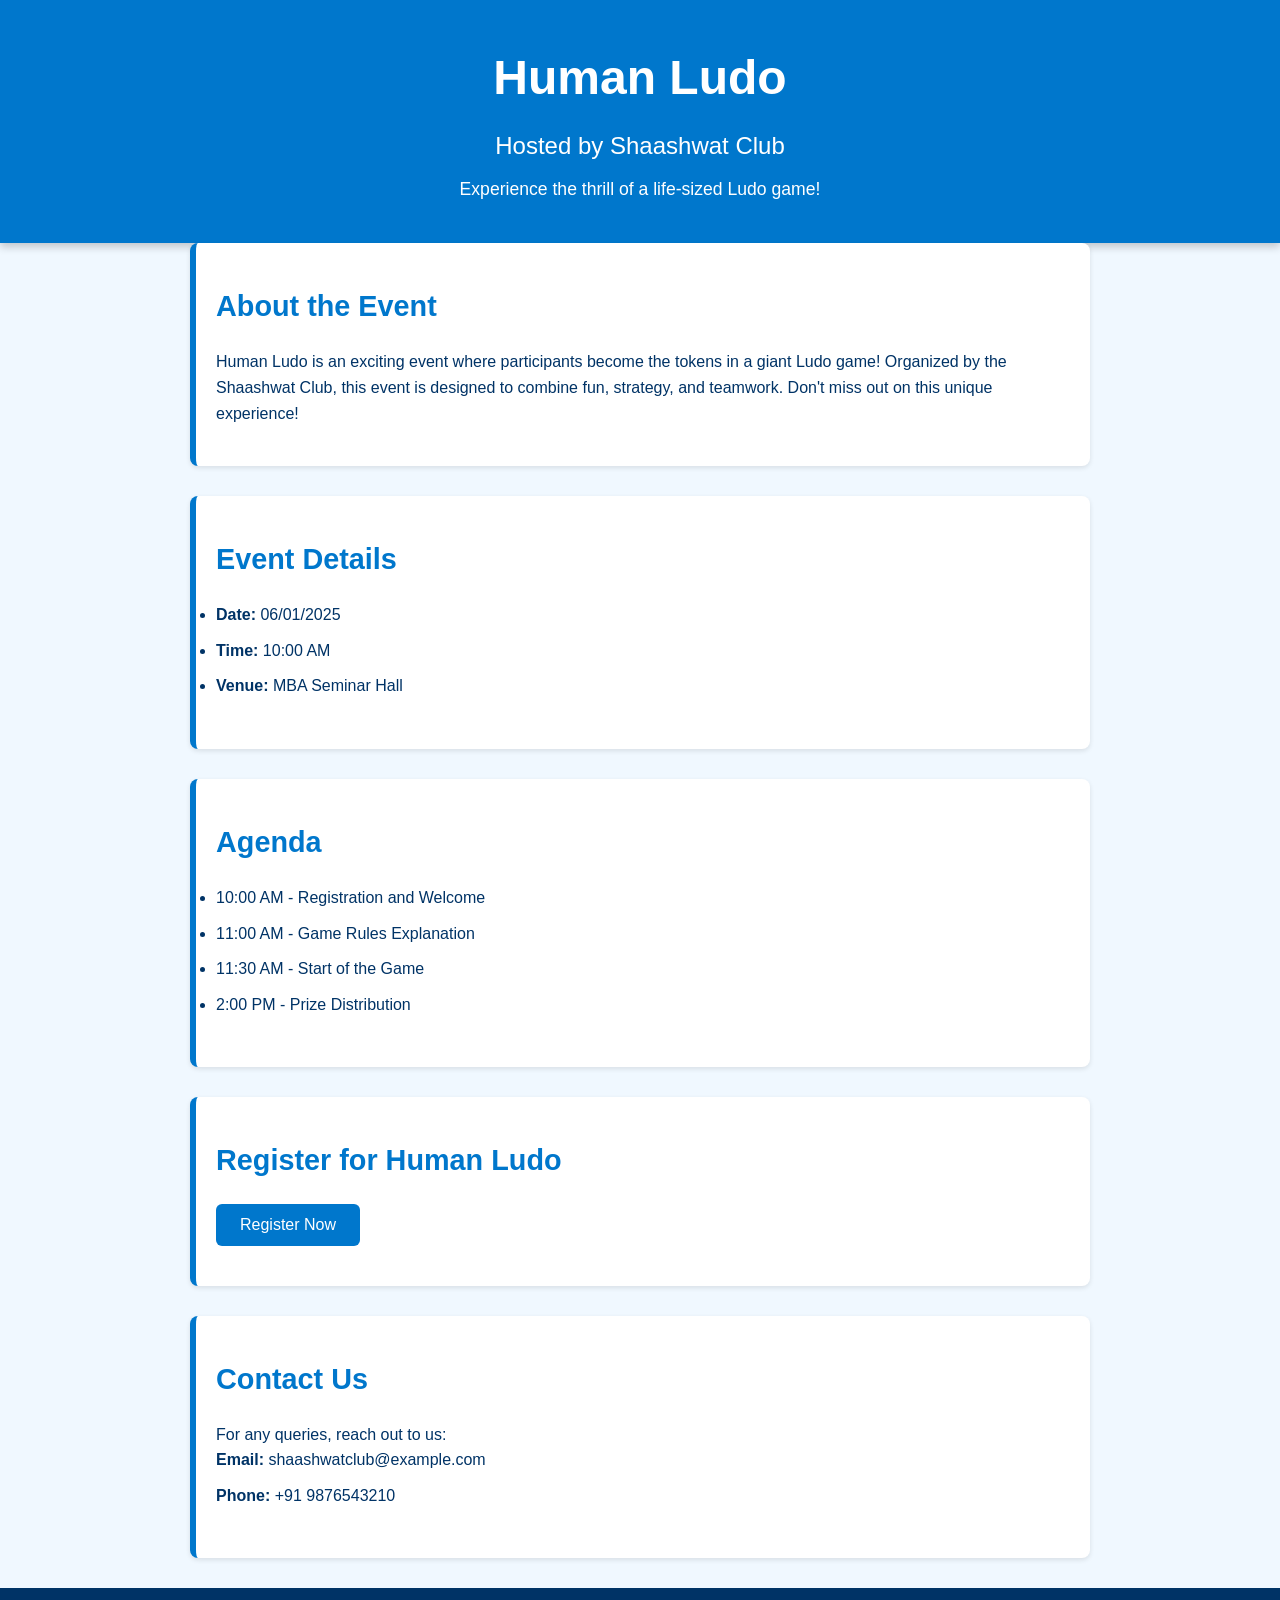
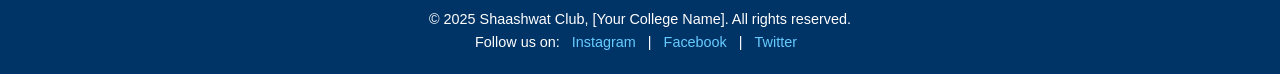
<file: index.html>
<!DOCTYPE html>
<html lang="en">
<head>
  <meta charset="UTF-8">
  <meta name="viewport" content="width=device-width, initial-scale=1.0">
  <title>Human Ludo - Shaashwat Club Event</title>
  <link rel="stylesheet" href="style.css">
</head>
<body>
  <header>
    <h1>Human Ludo</h1>
    <h2>Hosted by Shaashwat Club</h2>
    <p>Experience the thrill of a life-sized Ludo game!</p>
  </header>

  <section id="about">
    <h2>About the Event</h2>
    <p>Human Ludo is an exciting event where participants become the tokens in a giant Ludo game! Organized by the Shaashwat Club, this event is designed to combine fun, strategy, and teamwork. Don't miss out on this unique experience!</p>
  </section>

  <section id="details">
    <h2>Event Details</h2>
    <ul>
      <li><strong>Date:</strong> 06/01/2025</li>
      <li><strong>Time:</strong> 10:00 AM</li>
      <li><strong>Venue:</strong> MBA Seminar Hall</li>
    </ul>
  </section>

  <section id="agenda">
    <h2>Agenda</h2>
    <ul>
      <li>10:00 AM - Registration and Welcome</li>
      <li>11:00 AM - Game Rules Explanation</li>
      <li>11:30 AM - Start of the Game</li>
      <li>2:00 PM - Prize Distribution</li>
    </ul>
  </section>

  <section id="registration">
    <h2>Register for Human Ludo</h2>
    <button id="registerBtn">Register Now</button>
  </section>

  <section id="contact">
    <h2>Contact Us</h2>
    <p>For any queries, reach out to us:</p>
    <ul>
      <li><strong>Email:</strong> shaashwatclub@example.com</li>
      <li><strong>Phone:</strong> +91 9876543210</li>
    </ul>
  </section>

  <footer>
    <p>&copy; 2025 Shaashwat Club, [Your College Name]. All rights reserved.</p>
    <p>Follow us on:
      <a href="#">Instagram</a> | <a href="#">Facebook</a> | <a href="#">Twitter</a>
    </p>
  </footer>

  <script>
    document.getElementById('registerBtn').addEventListener('click', () => {
      window.location.href = "register.html"; // Redirect to the registration page
    });
  </script>
</body>
</html>
</file>
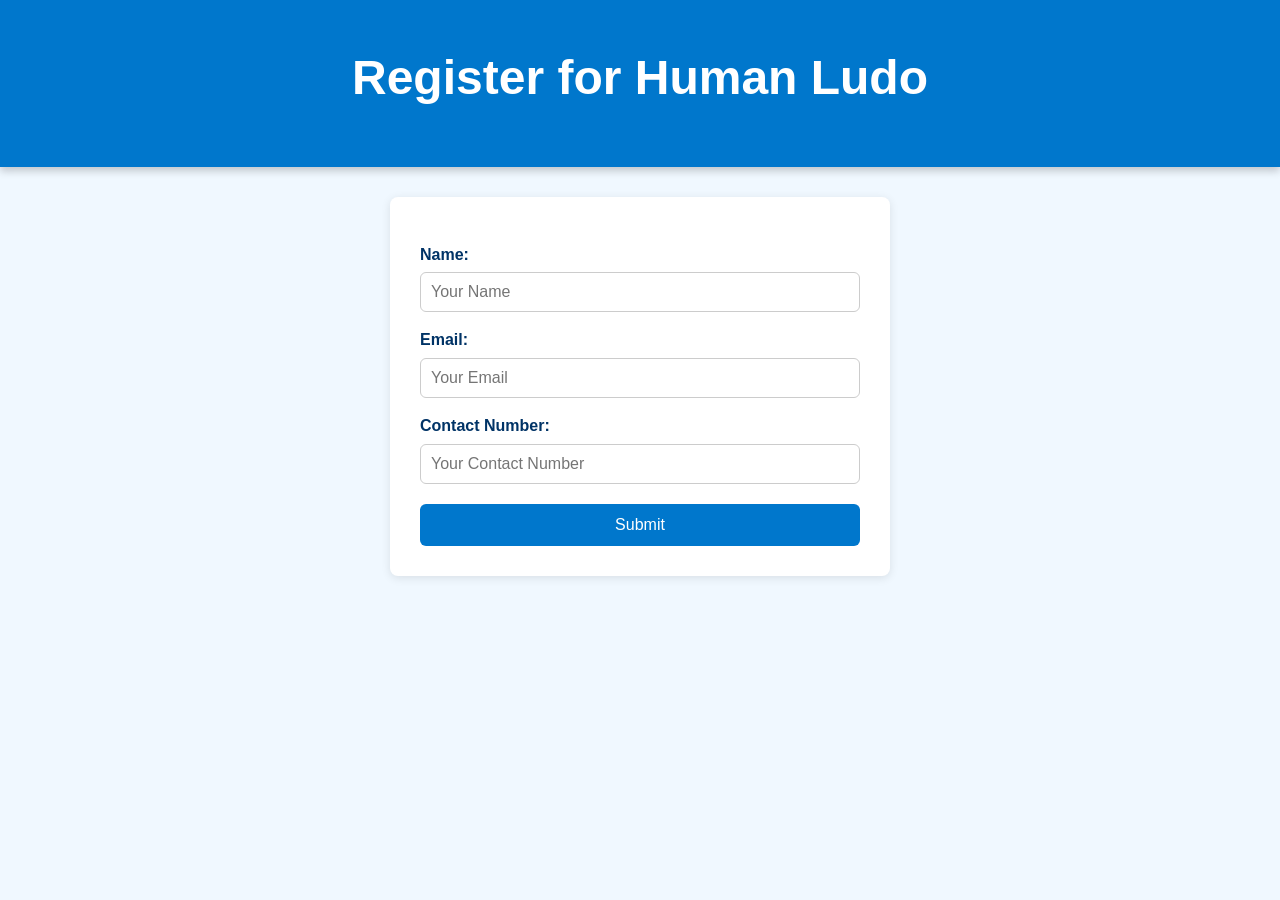
<file: register.html>
<!DOCTYPE html>
<html lang="en">
<head>
  <meta charset="UTF-8">
  <meta name="viewport" content="width=device-width, initial-scale=1.0">
  <title>Registration Form</title>
  <link rel="stylesheet" href="style.css">
</head>
<body>
  <header>
    <h1>Register for Human Ludo</h1>
  </header>

<div class="form-container">
  <form  action="register.php" method="POST">
    <label for="name">Name:</label>
    <input type="text" id="name" name="name" placeholder="Your Name" required>
  
    <label for="email">Email:</label>
    <input type="email" id="email" name="email" placeholder="Your Email" required>
  
    <label for="contact">Contact Number:</label>
    <input type="text" id="contact" name="contact" placeholder="Your Contact Number" required>
  
    <button type="submit">Submit</button>
  </form>
  
</div>



  <script>
   
    const params = new URLSearchParams(window.location.search);
    if (params.get('success') === '1') {
      alert('Registration successful!');
    }
  </script>
  
</body>
</html>
</file>
<file: style.css>
* {
  margin: 0;
  padding: 0;
  box-sizing: border-box;
}

body {
  font-family: 'Segoe UI', Tahoma, Geneva, Verdana, sans-serif;
  line-height: 1.6;
  background-color: #f0f8ff;
  color: #003366;
}


header {
  background-color: #0077cc;
  color: white;
  padding: 40px 20px;
  text-align: center;
  box-shadow: 0 4px 8px rgba(0, 0, 0, 0.2);
}

header h1 {
  font-size: 3rem;
  margin-bottom: 10px;
}

header h2 {
  font-size: 1.5rem;
  font-weight: 300;
}

header p {
  font-size: 1.1rem;
  margin-top: 10px;
}


section {
  padding: 40px 20px;
  max-width: 900px;
  margin: auto;
  background-color: #ffffff;
  margin-bottom: 30px;
  border-left: 6px solid #0077cc;
  border-radius: 8px;
  box-shadow: 0 2px 5px rgba(0, 0, 0, 0.1);
}

section h2 {
  color: #0077cc;
  margin-bottom: 20px;
  font-size: 1.8rem;
}

section ul li {
  margin-bottom: 10px;
  font-size: 1rem;
}


#registerBtn {
  background-color: #0077cc;
  color: white;
  padding: 12px 24px;
  border: none;
  font-size: 1rem;
  border-radius: 6px;
  cursor: pointer;
  transition: background-color 0.3s ease;
}

#registerBtn:hover {
  background-color: #005fa3;
}


#contact ul {
  list-style: none;
  padding-left: 0;
}

#contact li {
  margin-bottom: 10px;
}


.form-container {
  max-width: 500px;
  margin: 30px auto;
  background: white;
  padding: 30px;
  border-radius: 8px;
  box-shadow: 0 2px 10px rgba(0, 0, 0, 0.1);
}

form label {
  display: block;
  margin: 15px 0 5px;
  font-weight: bold;
  color: #003366;
}

form input {
  width: 100%;
  padding: 10px;
  border: 1px solid #ccc;
  border-radius: 6px;
  font-size: 1rem;
}

form button {
  margin-top: 20px;
  width: 100%;
  background-color: #0077cc;
  color: white;
  padding: 12px;
  font-size: 1rem;
  border: none;
  border-radius: 6px;
  cursor: pointer;
  transition: 0.3s;
}

form button:hover {
  background-color: #005fa3;
}


.participants {
  max-width: 800px;
  margin: 40px auto;
  background: white;
  padding: 30px;
  border-radius: 8px;
  box-shadow: 0 2px 10px rgba(0, 0, 0, 0.1);
}

.participants h2 {
  color: #0077cc;
  margin-bottom: 20px;
}

table {
  width: 100%;
  border-collapse: collapse;
  font-size: 1rem;
}

th, td {
  border: 1px solid #ccc;
  padding: 12px;
  text-align: left;
}

th {
  background-color: #e6f2ff;
  color: #003366;
}



footer {
  background-color: #003366;
  color: white;
  text-align: center;
  padding: 20px;
  font-size: 0.9rem;
}

footer a {
  color: #66ccff;
  text-decoration: none;
  margin: 0 8px;
}

footer a:hover {
  text-decoration: underline;
}
</file>
